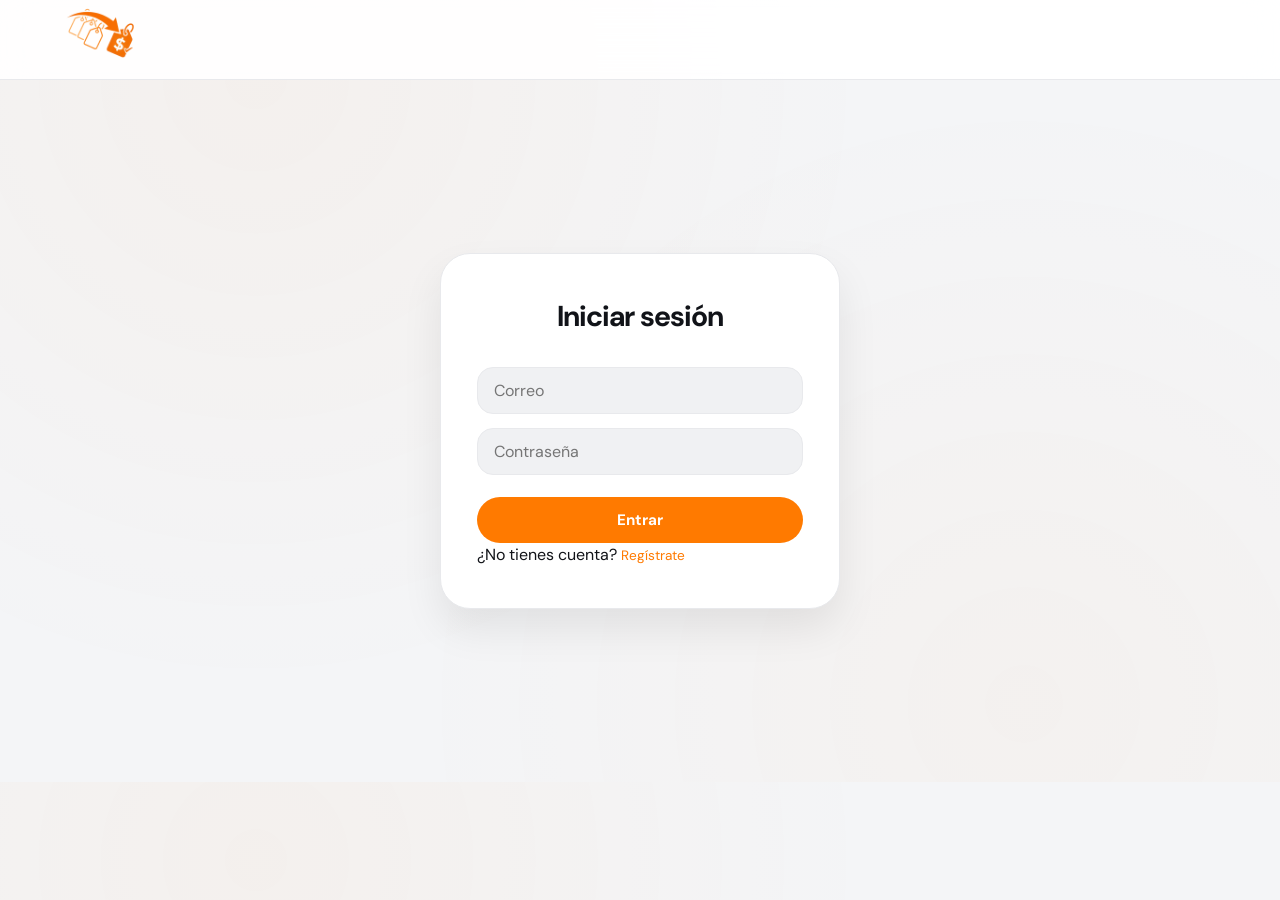
<file: frontend/login.html>
<!DOCTYPE html>
<html lang="es">
<head>
    <meta charset="UTF-8">
    <title>Login</title>
    <link rel="icon" href="imagenes/logo1.png">
    <link rel="stylesheet" href="styles.css">
</head>

<body>

<header>
    <div class="logo">
        <a href="index.html">
            <img src="imagenes/logo1.png" alt="logo">
        </a>
    </div>
</header>

<!-- login.html — versión corregida -->
<main class="auth-container">
    <div class="auth-card">
        <h2>Iniciar sesión</h2>
        <form id="loginForm">
            <input type="email" id="email" placeholder="Correo" required>
            <input type="password" id="password" placeholder="Contraseña" required>
            <button type="submit">Entrar</button>
        </form>
        <div id="mensajeLogin"></div>
        <p>¿No tienes cuenta? <a href="registrar.html">Regístrate</a></p>
    </div>
</main>

<!-- IMPORTANTE: agregar el script -->
<script src="login.js"></script>

</body>
</html>
</file>
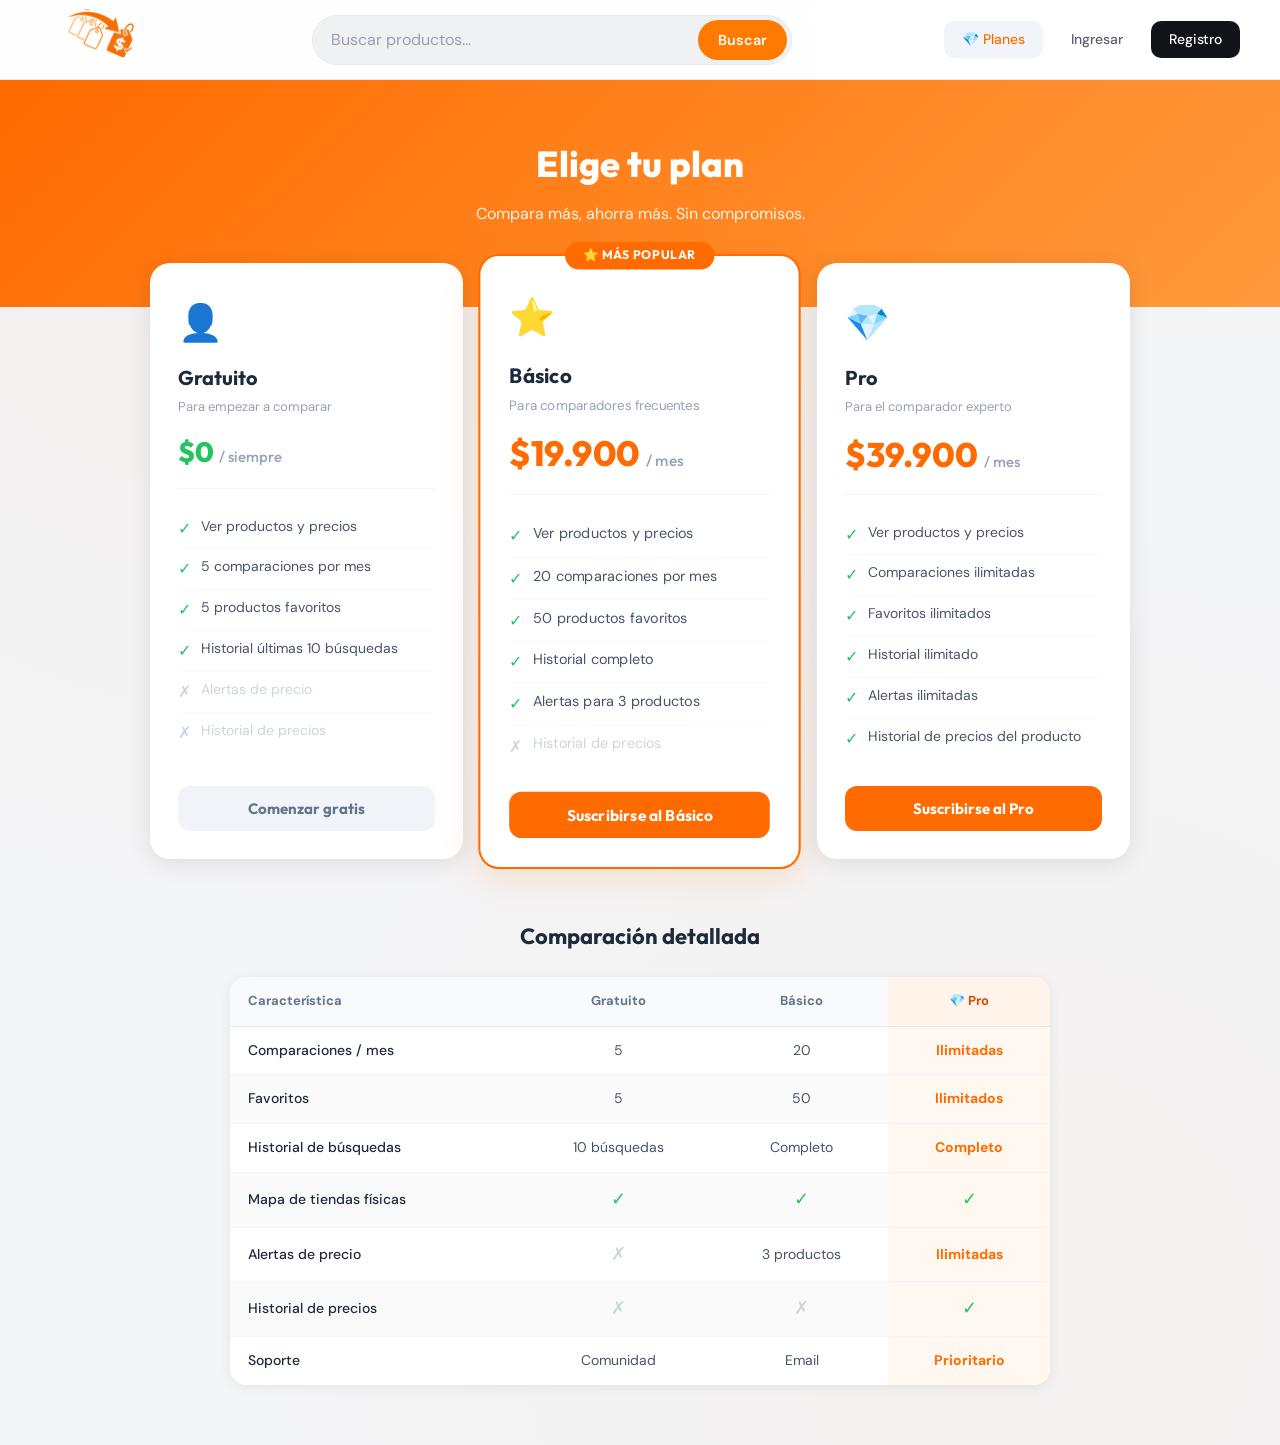
<file: frontend/planes.html>
<!DOCTYPE html>
<html lang="es">
<head>
    <meta charset="UTF-8">
    <meta name="viewport" content="width=device-width, initial-scale=1.0">
    <title>Planes - PriceCompare</title>
    <link rel="icon" href="imagenes/logo1.png">
    <link rel="stylesheet" href="styles.css">
    <link href="https://fonts.googleapis.com/css2?family=Outfit:wght@400;500;600;700;800&display=swap" rel="stylesheet">
    <style>
        * { box-sizing: border-box; }
 
        .planes-hero {
            background: linear-gradient(135deg, #ff6b00 0%, #ff9a3c 100%);
            padding: 56px 20px 80px;
            text-align: center;
            color: white;
        }
        .planes-hero h1 {
            font-family: 'Outfit', sans-serif;
            font-size: 36px; font-weight: 800;
            margin: 0 0 10px;
        }
        .planes-hero p {
            font-size: 16px; opacity: 0.9; margin: 0;
        }
 
        .planes-wrap {
            max-width: 1020px; margin: -44px auto 60px;
            padding: 0 20px;
            display: grid;
            grid-template-columns: repeat(3, 1fr);
            gap: 20px;
        }
 
        .plan-card {
            background: white; border-radius: 20px;
            box-shadow: 0 4px 24px rgba(0,0,0,0.10);
            padding: 32px 28px 28px;
            display: flex; flex-direction: column;
            position: relative; transition: transform 0.2s, box-shadow 0.2s;
        }
        .plan-card:hover { transform: translateY(-4px); box-shadow: 0 10px 36px rgba(0,0,0,0.14); }
 
        .plan-card.destacado {
            border: 2.5px solid #ff6b00;
            transform: scale(1.03);
            box-shadow: 0 8px 36px rgba(255,107,0,0.18);
        }
        .plan-card.destacado:hover { transform: scale(1.03) translateY(-4px); }
 
        .badge-popular {
            position: absolute; top: -14px; left: 50%; transform: translateX(-50%);
            background: #ff6b00; color: white; font-size: 12px; font-weight: 700;
            padding: 4px 18px; border-radius: 20px; white-space: nowrap;
            font-family: 'Outfit', sans-serif; letter-spacing: 0.5px;
        }
 
        .plan-icono { font-size: 36px; margin-bottom: 12px; }
 
        .plan-nombre {
            font-family: 'Outfit', sans-serif; font-size: 20px; font-weight: 700;
            color: #1e293b; margin: 0 0 4px;
        }
        .plan-desc { font-size: 13px; color: #94a3b8; margin: 0 0 20px; }
 
        .plan-precio {
            font-family: 'Outfit', sans-serif; font-size: 34px; font-weight: 800;
            color: #ff6b00; margin: 0 0 2px; line-height: 1;
        }
        .plan-precio span { font-size: 15px; font-weight: 500; color: #94a3b8; }
        .plan-precio-gratis { font-size: 28px; color: #22c55e; }
 
        .plan-divider {
            height: 1px; background: #f1f5f9; margin: 20px 0;
        }
 
        .plan-features { list-style: none; padding: 0; margin: 0 0 24px; flex: 1; }
        .plan-features li {
            display: flex; align-items: flex-start; gap: 10px;
            font-size: 14px; color: #475569; padding: 7px 0;
            border-bottom: 1px solid #f8fafc;
        }
        .plan-features li:last-child { border-bottom: none; }
        .feat-check { color: #22c55e; font-size: 16px; flex-shrink: 0; margin-top: 1px; }
        .feat-x     { color: #cbd5e1; font-size: 16px; flex-shrink: 0; margin-top: 1px; }
        .feat-text-off { color: #cbd5e1; }
 
        .btn-plan {
            width: 100%; padding: 13px; border: none; border-radius: 12px;
            font-size: 15px; font-weight: 700; cursor: pointer;
            font-family: 'Outfit', sans-serif; transition: all 0.2s;
        }
        .btn-plan-gratis {
            background: #f1f5f9; color: #64748b;
        }
        .btn-plan-gratis:hover { background: #e2e8f0; }
        .btn-plan-pago {
            background: #ff6b00; color: white;
        }
        .btn-plan-pago:hover { background: #e96d00; }
        .btn-plan-activo {
            background: #dcfce7; color: #16a34a; cursor: default;
        }
        .btn-plan-pago:disabled { background: #ffd4b3; cursor: wait; }
 
        /* Tabla comparativa */
        .comparativa-wrap {
            max-width: 860px; margin: 0 auto 60px; padding: 0 20px;
        }
        .comparativa-wrap h2 {
            font-family: 'Outfit', sans-serif; font-size: 22px; font-weight: 700;
            color: #1e293b; text-align: center; margin-bottom: 24px;
        }
        .tabla-comp {
            width: 100%; border-collapse: collapse;
            background: white; border-radius: 16px; overflow: hidden;
            box-shadow: 0 2px 12px rgba(0,0,0,0.07);
        }
        .tabla-comp th {
            background: #f8fafc; padding: 14px 18px; font-size: 13px;
            color: #64748b; text-align: center; border-bottom: 1px solid #e2e8f0;
        }
        .tabla-comp th:first-child { text-align: left; }
        .tabla-comp td {
            padding: 13px 18px; font-size: 14px; color: #475569;
            border-bottom: 1px solid #f1f5f9; text-align: center;
        }
        .tabla-comp td:first-child { text-align: left; font-weight: 500; color: #1e293b; }
        .tabla-comp tr:last-child td { border-bottom: none; }
        .tabla-comp tr:nth-child(even) td { background: #fafafa; }
        .check-verde { color: #22c55e; font-size: 18px; }
        .check-gris  { color: #cbd5e1; font-size: 18px; }
        .col-pro { background: #fff8f0 !important; }
 
        @media (max-width: 700px) {
            .planes-wrap { grid-template-columns: 1fr; }
            .plan-card.destacado { transform: scale(1); }
            .tabla-comp { font-size: 12px; }
            .tabla-comp td, .tabla-comp th { padding: 10px 10px; }
        }
    </style>
</head>
<body>
<header>
    <div class="logo">
        <a href="index.html"><img src="imagenes/logo1.png" alt="logo"></a>
    </div>
    <form class="buscador" action="busquedaProducto.html" method="GET">
        <input type="search" name="q" placeholder="Buscar productos..." required>
        <button type="submit">Buscar</button>
    </form>
    <div class="auth-buttons"></div>
</header>
 
<!-- HERO -->
<div class="planes-hero">
    <h1>Elige tu plan</h1>
    <p>Compara más, ahorra más. Sin compromisos.</p>
</div>
 
<!-- TARJETAS DE PLANES -->
<div class="planes-wrap">
 
    <!-- GRATUITO -->
    <div class="plan-card">
        <div class="plan-icono">👤</div>
        <div class="plan-nombre">Gratuito</div>
        <div class="plan-desc">Para empezar a comparar</div>
        <div class="plan-precio plan-precio-gratis">$0 <span>/ siempre</span></div>
        <div class="plan-divider"></div>
        <ul class="plan-features">
            <li><span class="feat-check">✓</span> Ver productos y precios</li>
            <li><span class="feat-check">✓</span> 5 comparaciones por mes</li>
            <li><span class="feat-check">✓</span> 5 productos favoritos</li>
            <li><span class="feat-check">✓</span> Historial últimas 10 búsquedas</li>
            <li><span class="feat-x">✗</span> <span class="feat-text-off">Alertas de precio</span></li>
            <li><span class="feat-x">✗</span> <span class="feat-text-off">Historial de precios</span></li>
        </ul>
        <button class="btn-plan btn-plan-gratis" id="btn-gratis" onclick="manejarGratis()">
            Comenzar gratis
        </button>
    </div>
 
    <!-- BÁSICO (destacado) -->
    <div class="plan-card destacado">
        <div class="badge-popular">⭐ MÁS POPULAR</div>
        <div class="plan-icono">⭐</div>
        <div class="plan-nombre">Básico</div>
        <div class="plan-desc">Para comparadores frecuentes</div>
        <div class="plan-precio">$19.900 <span>/ mes</span></div>
        <div class="plan-divider"></div>
        <ul class="plan-features">
            <li><span class="feat-check">✓</span> Ver productos y precios</li>
            <li><span class="feat-check">✓</span> 20 comparaciones por mes</li>
            <li><span class="feat-check">✓</span> 50 productos favoritos</li>
            <li><span class="feat-check">✓</span> Historial completo</li>
            <li><span class="feat-check">✓</span> Alertas para 3 productos</li>
            <li><span class="feat-x">✗</span> <span class="feat-text-off">Historial de precios</span></li>
        </ul>
        <button class="btn-plan btn-plan-pago" id="btn-basico"
                onclick="solicitarPlan('basico', this)">
            Suscribirse al Básico
        </button>
    </div>
 
    <!-- PRO -->
    <div class="plan-card">
        <div class="plan-icono">💎</div>
        <div class="plan-nombre">Pro</div>
        <div class="plan-desc">Para el comparador experto</div>
        <div class="plan-precio">$39.900 <span>/ mes</span></div>
        <div class="plan-divider"></div>
        <ul class="plan-features">
            <li><span class="feat-check">✓</span> Ver productos y precios</li>
            <li><span class="feat-check">✓</span> Comparaciones ilimitadas</li>
            <li><span class="feat-check">✓</span> Favoritos ilimitados</li>
            <li><span class="feat-check">✓</span> Historial ilimitado</li>
            <li><span class="feat-check">✓</span> Alertas ilimitadas</li>
            <li><span class="feat-check">✓</span> Historial de precios del producto</li>
        </ul>
        <button class="btn-plan btn-plan-pago" id="btn-pro"
                onclick="solicitarPlan('pro', this)">
            Suscribirse al Pro
        </button>
    </div>
</div>
 
<!-- TABLA COMPARATIVA -->
<div class="comparativa-wrap">
    <h2>Comparación detallada</h2>
    <table class="tabla-comp">
        <thead>
            <tr>
                <th>Característica</th>
                <th>Gratuito</th>
                <th>Básico</th>
                <th style="background:#fff3ea; color:#cc4e00;">💎 Pro</th>
            </tr>
        </thead>
        <tbody>
            <tr>
                <td>Comparaciones / mes</td>
                <td>5</td>
                <td>20</td>
                <td class="col-pro" style="font-weight:700; color:#ff6b00;">Ilimitadas</td>
            </tr>
            <tr>
                <td>Favoritos</td>
                <td>5</td>
                <td>50</td>
                <td class="col-pro" style="font-weight:700; color:#ff6b00;">Ilimitados</td>
            </tr>
            <tr>
                <td>Historial de búsquedas</td>
                <td>10 búsquedas</td>
                <td>Completo</td>
                <td class="col-pro" style="font-weight:700; color:#ff6b00;">Completo</td>
            </tr>
            <tr>
                <td>Mapa de tiendas físicas</td>
                <td><span class="check-verde">✓</span></td>
                <td><span class="check-verde">✓</span></td>
                <td class="col-pro"><span class="check-verde">✓</span></td>
            </tr>
            <tr>
                <td>Alertas de precio</td>
                <td><span class="check-gris">✗</span></td>
                <td>3 productos</td>
                <td class="col-pro" style="font-weight:700; color:#ff6b00;">Ilimitadas</td>
            </tr>
            <tr>
                <td>Historial de precios</td>
                <td><span class="check-gris">✗</span></td>
                <td><span class="check-gris">✗</span></td>
                <td class="col-pro"><span class="check-verde">✓</span></td>
            </tr>
            <tr>
                <td>Soporte</td>
                <td>Comunidad</td>
                <td>Email</td>
                <td class="col-pro" style="font-weight:700; color:#ff6b00;">Prioritario</td>
            </tr>
        </tbody>
    </table>
</div>
 
<script src="script.js"></script>
<script>
function getUsuario() { return obtenerUsuarioActual(); }
 
// Actualizar botones según el plan actual del usuario
function actualizarBotonesPlan() {
    const u = JSON.parse(localStorage.getItem("usuario") || "null");
    
    const btnGratis = document.getElementById("btn-gratis");
    const btnBasico = document.getElementById("btn-basico");
    const btnPro = document.getElementById("btn-pro");

    // Resetear todos los botones primero
    btnGratis.textContent = "Comenzar gratis";
    btnGratis.className = "btn-plan btn-plan-gratis";
    btnGratis.disabled = false;

    btnBasico.textContent = "Suscribirse al Básico";
    btnBasico.className = "btn-plan btn-plan-pago";
    btnBasico.disabled = false;

    btnPro.textContent = "Suscribirse al Pro";
    btnPro.className = "btn-plan btn-plan-pago";
    btnPro.disabled = false;

    if (!u) return;

    const rol = u.rol;

    if (rol === "usuario") {
        btnGratis.textContent = "✓ Plan actual";
        btnGratis.className = "btn-plan btn-plan-activo";
    } else if (rol === "basico") {
        btnBasico.textContent = "✓ Plan actual";
        btnBasico.className = "btn-plan btn-plan-activo";
        btnGratis.textContent = "Cambiar a Gratuito";
    } else if (rol === "pro") {
        btnPro.textContent = "✓ Plan actual";
        btnPro.className = "btn-plan btn-plan-activo";
        btnGratis.textContent = "Cambiar a Gratuito";
        btnBasico.textContent = "Cambiar a Básico";
    }
}
 
function irLogin() {
    const u = obtenerUsuarioActual();
    if (u) {
        mostrarToast("Ya tienes una cuenta activa", "info");
    } else {
        window.location.href = "/registrar.html";
    }
}
 
async function solicitarPlan(plan, btn) {
    const usuarioActual = obtenerUsuarioActual();
    if (!usuarioActual) {
        mostrarToast("Inicia sesión para suscribirte", "error");
        setTimeout(() => window.location.href = "/login.html", 1500);
        return;
    }
 
    // DESPUÉS
    const rolActual = JSON.parse(localStorage.getItem("usuario") || "{}").rol;
    if (rolActual === plan) {
        mostrarToast("Ya tienes este plan activo", "info");
        return;
    }
 
    const nombres = { basico: "Básico", pro: "Pro", usuario: "Gratuito" };
    const textoOriginal = btn.textContent;
    btn.disabled = true;
    btn.textContent = "Enviando...";
 
    try {
        const res = await fetch("/api/plan/solicitar", {
            method: "POST",
            headers: { "Content-Type": "application/json" },
            body: JSON.stringify({
                usuario_id: parseInt(usuarioActual.id),
                plan: plan
            })
        });
 
        const data = await res.json();
 
        if (!res.ok) {
            mostrarToast(data.detail || "Error al procesar solicitud", "error");
            btn.disabled = false;
            btn.textContent = textoOriginal;
            return;
        }

        // Actualizar token y usuario en localStorage
        localStorage.setItem("token", data.token);
        localStorage.setItem("usuario", JSON.stringify(data.usuario));

        // Actualizar botones
        actualizarBotonesPlan();

        // Actualizar botón clickeado
        btn.textContent = "✓ " + nombres[plan] + " activado";
        btn.className = "btn-plan btn-plan-activo";
        btn.disabled = false;

        // Mostrar modal
        mostrarModalConfirmacion(nombres[plan]);

    } catch(err) {
        mostrarToast("Error de conexión. Intenta de nuevo.", "error");
        btn.disabled = false;
        btn.textContent = textoOriginal;
    }
}
 
function mostrarModalConfirmacion(nombrePlan) {
    const modal = document.createElement("div");
    modal.style.cssText = `
        position:fixed; inset:0; background:rgba(0,0,0,0.5);
        display:flex; align-items:center; justify-content:center;
        z-index:9999; padding:20px;
    `;
    // Reemplaza el innerHTML del modal por esto:
    modal.innerHTML = `
        <div style="background:white; border-radius:20px; padding:36px;
                    max-width:420px; width:100%; text-align:center;
                    box-shadow:0 20px 60px rgba(0,0,0,0.2);">
            <div style="font-size:56px; margin-bottom:16px;">🎉</div>
            <h3 style="font-family:'Outfit',sans-serif; font-size:22px;
                       font-weight:700; color:#1e293b; margin:0 0 10px;">
                ¡Plan ${nombrePlan} activado!
            </h3>
            <p style="color:#64748b; font-size:14px; line-height:1.6; margin:0 0 24px;">
                Tu plan ya está activo. Enviamos el comprobante a tu correo.
            </p>
            <button onclick="this.closest('div').parentElement.remove()"
                style="background:#ff6b00; color:white; border:none; padding:12px 32px;
                       border-radius:10px; font-size:15px; font-weight:700;
                       cursor:pointer; font-family:'Outfit',sans-serif;">
                ¡Perfecto!
            </button>
        </div>
    `;
    modal.addEventListener("click", e => { if (e.target === modal) modal.remove(); });
    document.body.appendChild(modal);
}

async function refrescarUsuarioActual() {
    const usuarioGuardado = JSON.parse(localStorage.getItem("usuario") || "null");
    if (!usuarioGuardado || !usuarioGuardado.id) return null;
    
    try {
        // ✅ Cambiado: agregar "/api/" antes de la ruta
        const response = await fetch(`/api/usuarios/${usuarioGuardado.id}`);
        
        if (response.status === 404) {
            localStorage.removeItem("usuario");
            localStorage.removeItem("token");
            return null;
        }
        
        if (!response.ok) {
            console.warn(`Error ${response.status} al refrescar usuario`);
            return null;
        }
        
        const usuarioActualizado = await response.json();
        localStorage.setItem("usuario", JSON.stringify(usuarioActualizado));
        return usuarioActualizado;
    } catch (error) {
        console.error("Error de conexión al refrescar usuario:", error);
        return null;
    }
}
 
document.addEventListener("DOMContentLoaded", async () => {   // ✅ async añadido
    await refrescarUsuarioActual();
    actualizarHeader();
    actualizarBotonesPlan();
});

function manejarGratis() {
    const u = JSON.parse(localStorage.getItem("usuario") || "null");
    if (!u) {
        window.location.href = "/registrar.html";
    } else if (u.rol === "usuario") {
        mostrarToast("Ya tienes el plan gratuito", "info");
    } else {
        solicitarPlan("usuario", document.getElementById("btn-gratis"));   // ← cambiar a "usuario"
    }
}
</script>
</body>
</html>
</file>
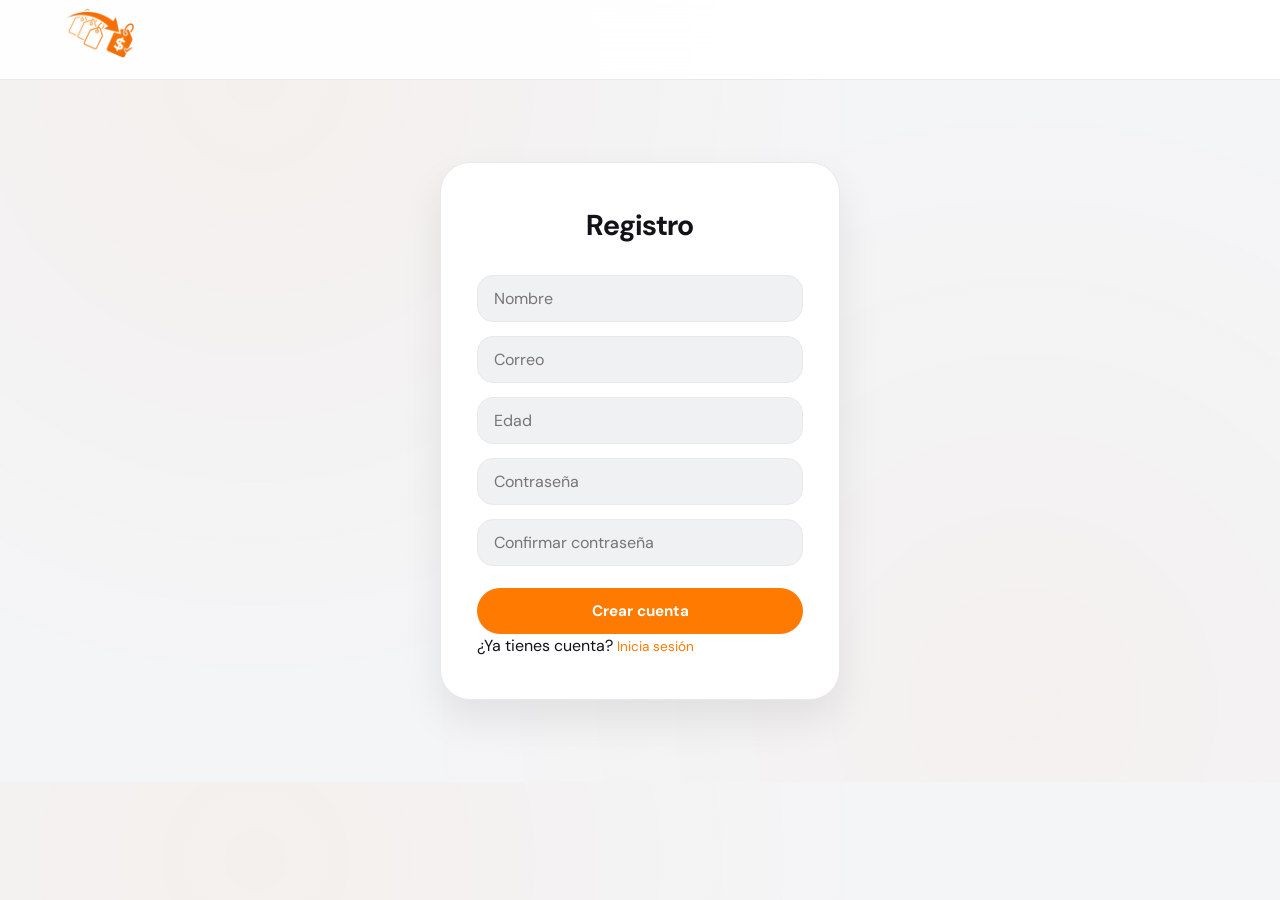
<file: frontend/registrar.html>
<!DOCTYPE html>
<html lang="es">
<head>
    <meta charset="UTF-8">
    <title>Registro</title>
    <link rel="icon" href="imagenes/logo1.png">
    <link rel="stylesheet" href="styles.css">
</head>

<body>

<header>
    <div class="logo">
        <a href="index.html">
            <img src="imagenes/logo1.png" alt="logo">
        </a>
    </div>
</header>

<main class="auth-container">

    <div class="auth-card">

        <h2>Registro</h2>

        <!-- Agregamos ID a los inputs para poder identificarlos -->
        <form id="registerForm">
            <input type="text" id="nombre" placeholder="Nombre" required>
            <input type="email" id="email" placeholder="Correo" required>
            <input type="number" id="edad" placeholder="Edad" min="1" max="120" required>
            <input type="password" id="password" placeholder="Contraseña" required>
            
            <!-- Agregamos un campo para confirmar contraseña (opcional pero recomendado) -->
            <input type="password" id="confirmPassword" placeholder="Confirmar contraseña" required>

            <button type="submit">Crear cuenta</button>
        </form>

        <!-- Contenedor para mostrar mensajes de error o éxito -->
        <div id="mensajeRegistro" style="margin-top: 15px; display: none;"></div>

        <p>
            ¿Ya tienes cuenta?
            <a href="login.html">Inicia sesión</a>
        </p>

    </div>

</main>

<!-- Agregamos script específico para registro -->
<script src="registro.js"></script>

</body>
</html>
</file>
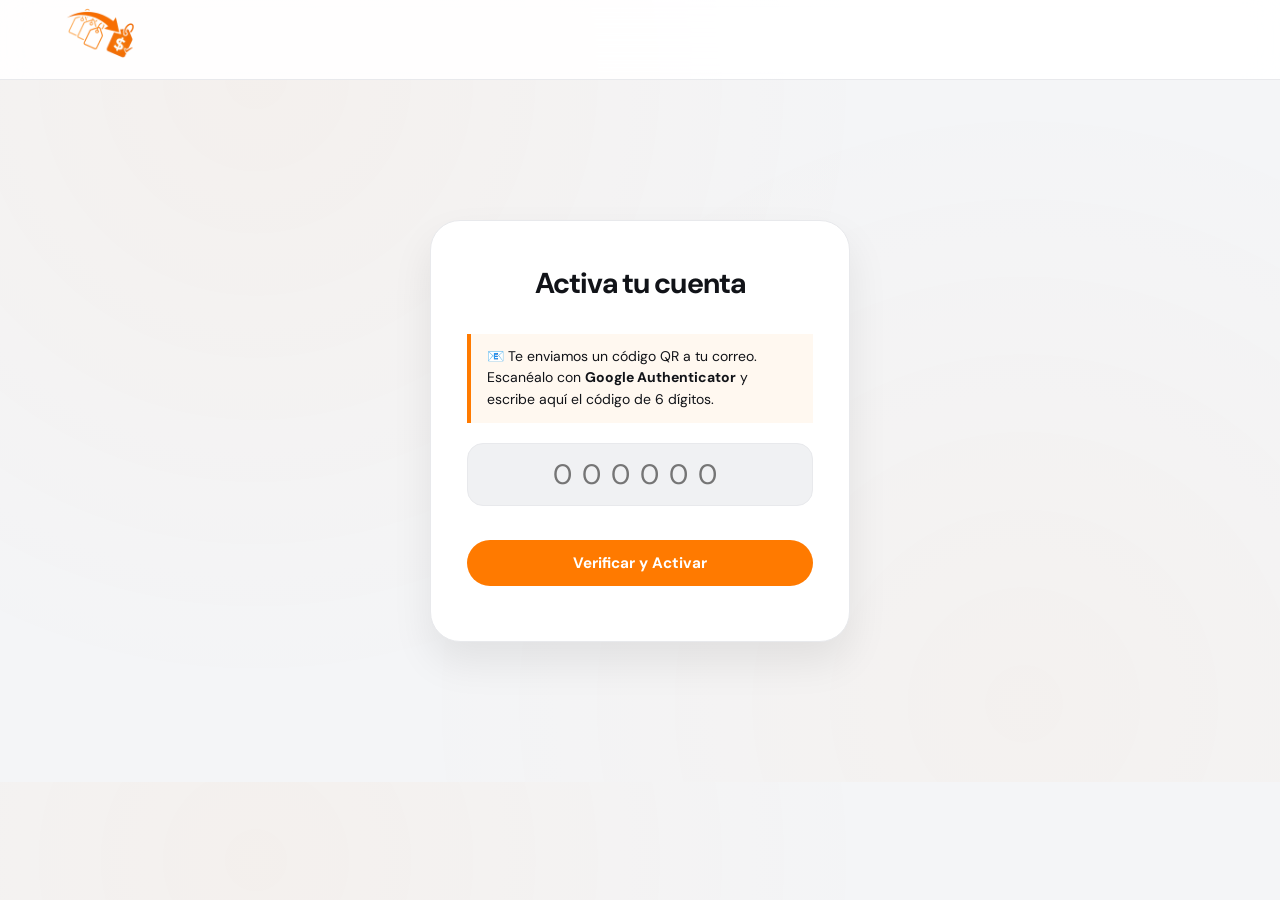
<file: frontend/verificar-cuenta.html>
<!DOCTYPE html>
<html lang="es">
<head>
    <meta charset="UTF-8">
    <title>Verificar Google Authenticator - PriceCompare</title>
    <link rel="stylesheet" href="styles.css">
    <link rel="icon" href="imagenes/logo1.png">
    <style>
        .verify-card {
            max-width: 420px;
            margin: 0 auto;
        }
        .codigo-input {
            text-align: center;
            font-size: 28px;
            letter-spacing: 10px;
            width: 100%;
            padding: 12px;
            border: 2px solid #ddd;
            border-radius: 8px;
            box-sizing: border-box;
        }
        .info {
            background: #fff8f0;
            border-left: 4px solid #ff7a00;
            padding: 12px 16px;
            margin: 20px 0;
            font-size: 14px;
        }
    </style>
</head>
<body>
<header>
    <div class="logo">
        <a href="index.html"><img src="imagenes/logo1.png" alt="logo"></a>
    </div>
</header>

<main class="auth-container">
    <div class="auth-card verify-card">
        <h2 style="text-align:center;">Activa tu cuenta</h2>
        <div class="info">
            📧 Te enviamos un código QR a tu correo.<br>
            Escanéalo con <strong>Google Authenticator</strong> y escribe aquí el código de 6 dígitos.
        </div>
        <input type="text" id="codigoTotp" class="codigo-input" placeholder="000000" maxlength="6" inputmode="numeric">
        <button id="btnVerificar" style="width:100%; margin-top:20px;">Verificar y Activar</button>
        <div id="mensaje" style="margin-top:15px;"></div>
    </div>
</main>
<script src="verificar-cuenta.js"></script>
</body>
</html>
</file>
<file: frontend/styles.css>
/* ================================================================
   PRICECOMPARE — REDISEÑO MINIMALISTA (estilo Apple/Stripe)
   ================================================================ */
 
@import url('https://fonts.googleapis.com/css2?family=DM+Sans:wght@300;400;500;600;700&family=DM+Mono:wght@400;500&display=swap');
 
/* -----------------------------------------------------------------
   1. TOKENS DE DISEÑO
   ----------------------------------------------------------------- */
:root {
    /* Fondo: gris piedra muy suave, casi blanco */
    --bg-page:      #f4f5f7;
    --bg-surface:   #ffffff;
    --bg-subtle:    #f0f1f3;
 
    /* Bordes ultra finos */
    --border-light:  #e8e9ec;
    --border-medium: #d8dade;
 
    /* Naranja — único acento de color */
    --accent:        #ff7a00;
    --accent-dark:   #e06b00;
    --accent-soft:   #fff3e8;
 
    /* Texto */
    --text-main:      #111318;
    --text-secondary: #5a6070;
    --text-muted:     #9aa0ae;
 
    /* Sombras (muy sutiles, no dramáticas) */
    --shadow-xs:  0 1px 2px rgba(0,0,0,0.04);
    --shadow-sm:  0 2px 6px rgba(0,0,0,0.05);
    --shadow-md:  0 8px 24px rgba(0,0,0,0.07);
    --shadow-lg:  0 20px 40px rgba(0,0,0,0.08);
    --shadow-card-hover: 0 12px 32px rgba(0,0,0,0.10);
 
    /* Tipografía */
    --font-base: 'DM Sans', -apple-system, sans-serif;
    --font-mono: 'DM Mono', monospace;
 
    /* Layout */
    --container-max: 1280px;
    --radius-sm:  10px;
    --radius-md:  16px;
    --radius-lg:  22px;
    --radius-xl:  30px;
 
    /* Transiciones */
    --t-fast: 0.14s cubic-bezier(0.4,0,0.2,1);
    --t-base: 0.22s cubic-bezier(0.2,0,0,1);
}
 
/* -----------------------------------------------------------------
   2. RESET BASE
   ----------------------------------------------------------------- */
*, *::before, *::after { margin:0; padding:0; box-sizing:border-box; }
html { scroll-behavior: smooth; }
 
body {
    font-family: var(--font-base);
    color: var(--text-main);
    line-height: 1.55;
    /* Fondo: liso gris suave — sin imágenes que compitan con los productos */
    background-color: var(--bg-page);
    background-image:
        radial-gradient(circle at 20% 10%, rgba(255,122,0,0.04) 0%, transparent 50%),
        radial-gradient(circle at 80% 90%, rgba(255,122,0,0.03) 0%, transparent 50%);
    -webkit-font-smoothing: antialiased;
}
 
img  { max-width:100%; height:auto; display:block; }
a    { text-decoration:none; color:inherit; }
button, input, select, textarea { font-family:inherit; font-size:inherit; }
 
/* -----------------------------------------------------------------
   3. HEADER
   ----------------------------------------------------------------- */
header {
    background: rgba(255,255,255,0.92);
    backdrop-filter: blur(16px);
    -webkit-backdrop-filter: blur(16px);
    border-bottom: 1px solid var(--border-light);
    padding: 0 40px;
    height: 80px;
    display: flex;
    align-items: center;
    justify-content: space-between;
    gap: 24px;
    position: sticky;
    top: 0;
    z-index: 50;
}
 
.logo img {
    height: 120px;
    width: auto;
    max-width: 150px;
    object-fit: contain;
    transition: opacity var(--t-fast);
}
.logo img:hover { opacity: 0.8; }
 
/* Buscador */
.buscador {
    display: flex;
    width: 100%;
    max-width: 480px;
    position: relative;
}
 
.buscador input {
    width: 100%;
    height: 50px;
    padding: 0 112px 0 18px;
    border-radius: 40px;
    border: 1.5px solid var(--border-light);
    background: var(--bg-subtle);
    font-size: 1rem;
    color: var(--text-main);
    outline: none;
    transition: border-color var(--t-fast), background var(--t-fast), box-shadow var(--t-fast);
}
.buscador input::placeholder { color: var(--text-muted); }
.buscador input:focus {
    border-color: var(--accent);
    background: #fff;
    box-shadow: 0 0 0 3px rgba(255,122,0,0.12);
}
 
.buscador button {
    position: absolute;
    right: 5px;
    top: 50%;
    transform: translateY(-50%);
    height: 40px;
    padding: 0 20px;
    border-radius: 40px;
    background: var(--accent);
    color: #fff;
    border: none;
    font-weight: 600;
    font-size: 0.9rem;
    cursor: pointer;
    white-space: nowrap;
    transition: background var(--t-fast), transform var(--t-fast);
}
.buscador button:hover {
    background: var(--accent-dark);
    transform: translateY(-50%) scale(1.02);
}
 
/* Auth */
.auth-buttons { display:flex; align-items:center; gap:10px; }
 
.btn-auth {
    font-size: 0.875rem;
    font-weight: 500;
    padding: 8px 18px;
    border-radius: var(--radius-sm);
    transition: all var(--t-fast);
    white-space: nowrap;
}
.btn-auth[href*="login"] { color: var(--text-secondary); }
.btn-auth[href*="login"]:hover { background: var(--bg-subtle); color: var(--text-main); }
.btn-auth[href*="registrar"] {
    background: var(--text-main);
    color: #fff;
    letter-spacing: -0.01em;
}
.btn-auth[href*="registrar"]:hover { background: #1c2030; transform: translateY(-1px); }
 
/* -----------------------------------------------------------------
   4. NAVEGACIÓN CATEGORÍAS
   ----------------------------------------------------------------- */
nav {
    background: #fff;
    border-bottom: 1px solid var(--border-light);
    display: flex;
    justify-content: center;
    padding: 18px 24px;
}
 
nav ul {
    display: flex;
    gap: 8px;
    flex-wrap: wrap;
    list-style: none;
    align-items: center;
    justify-content: center;
}
 
nav li a {
    display: inline-block;
    background: var(--bg-subtle);
    color: var(--text-secondary);
    padding: 9px 22px;
    border-radius: 40px;
    font-size: 0.975rem;
    font-weight: 500;
    border: 1.5px solid transparent;
    transition: all var(--t-fast);
}
nav li a:hover,
nav li a.activo {
    background: var(--accent-soft);
    color: var(--accent-dark);
    border-color: rgba(255,122,0,0.25);
}
 
/* -----------------------------------------------------------------
   5. MAIN
   ----------------------------------------------------------------- */
main {
    max-width: var(--container-max);
    margin: 36px auto;
    padding: 0 40px;
    min-height: calc(100vh - 200px);
}
 
.resultado-busqueda {
    display: flex;
    flex-direction: column;
    gap: 32px;
}
 
/* Encabezado de búsqueda */
.encabezado-busqueda {
    display: flex;
    justify-content: space-between;
    align-items: center;
    padding-bottom: 16px;
    border-bottom: 1px solid var(--border-light);
    flex-wrap: wrap;
    gap: 12px;
}
 
.info-busqueda h2 {
    font-size: 1.6rem;
    font-weight: 700;
    letter-spacing: -0.03em;
    color: var(--text-main);
}
 
.info-busqueda span {
    font-size: 0.82rem;
    color: var(--text-muted);
    margin-left: 10px;
    font-variant-numeric: tabular-nums;
}
 
.btn-filtros {
    background: var(--bg-surface);
    border: 1.5px solid var(--border-light);
    border-radius: 40px;
    padding: 8px 20px;
    font-size: 0.85rem;
    font-weight: 500;
    color: var(--text-secondary);
    cursor: pointer;
    transition: all var(--t-fast);
    display: flex;
    align-items: center;
    gap: 6px;
}
.btn-filtros:hover {
    border-color: var(--accent);
    color: var(--accent-dark);
    background: var(--accent-soft);
}
 
/* -----------------------------------------------------------------
   6. GRID DE PRODUCTOS
   ----------------------------------------------------------------- */
.lista-productos {
    display: grid;
    grid-template-columns: repeat(auto-fill, minmax(290px, 1fr));
    gap: 24px;
}
 
/* Tarjeta */
.producto-busqueda,
.producto-card,
.producto {
    background: var(--bg-surface);
    border-radius: var(--radius-lg);
    border: 1px solid var(--border-light);
    overflow: hidden;
    display: flex;
    flex-direction: column;
    transition: transform var(--t-base), box-shadow var(--t-base), border-color var(--t-base);
    box-shadow: var(--shadow-xs);
}
 
.producto-busqueda:hover,
.producto-card:hover,
.producto:hover {
    transform: translateY(-5px);
    box-shadow: var(--shadow-card-hover);
    border-color: var(--border-medium);
}
 
/* Zona imagen */
.producto-busqueda img,
.producto-card img,
.producto img {
    width: 100%;
    height: 220px;
    object-fit: contain;
    background: transparent !important;
    padding: 24px;
    transition: transform var(--t-base);
}
.producto-busqueda:hover img,
.producto-card:hover img,
.producto:hover img {
    transform: scale(1.04);
}
 
/* Info */
.info-producto-busqueda,
.producto-card .info,
.producto .info {
    padding: 20px 22px 24px;
    display: flex;
    flex-direction: column;
    gap: 8px;
    flex: 1;
    border-top: 1px solid var(--border-light);
}
 
/* Nombre */
.info-producto-busqueda h3,
.producto-card h3,
.producto h3 {
    font-size: 1rem;
    font-weight: 600;
    line-height: 1.45;
    color: var(--text-main);
    letter-spacing: -0.01em;
    /* Limita a 2 líneas */
    display: -webkit-box;
    -webkit-line-clamp: 2;
    -webkit-box-orient: vertical;
    overflow: hidden;
}
 
/* Tienda/fuente */
.producto-busqueda .tienda-nombre,
.producto .tienda-nombre,
p.tienda {
    font-size: 0.78rem;
    color: var(--text-muted);
    font-weight: 500;
    text-transform: uppercase;
    letter-spacing: 0.05em;
    font-family: var(--font-mono);
}
 
/* Precio */
.precio {
    font-size: 1.55rem;
    font-weight: 700;
    color: var(--accent);
    letter-spacing: -0.02em;
    line-height: 1;
    margin: 4px 0 2px;
}
.precio small {
    font-size: 0.78rem;
    font-weight: 400;
    color: var(--text-muted);
}
 
/* Botón ver producto */
.info-producto-busqueda a,
.producto-card a,
.producto a,
.btn-comprar {
    background: var(--accent);
    color: #fff;
    text-align: center;
    padding: 11px 18px;
    border-radius: 40px;
    font-weight: 600;
    font-size: 0.875rem;
    margin-top: auto;
    border: none;
    cursor: pointer;
    transition: background var(--t-fast), transform var(--t-fast);
    display: block;
}
.info-producto-busqueda a:hover,
.producto-card a:hover,
.producto a:hover,
.btn-comprar:hover {
    background: var(--accent-dark);
    transform: translateY(-1px);
}
 
/* -----------------------------------------------------------------
   7. PAGINACIÓN
   ----------------------------------------------------------------- */
.paginacion {
    display: flex;
    justify-content: center;
    gap: 6px;
    margin-top: 40px;
    flex-wrap: wrap;
}
 
.paginacion button,
.paginacion .page-btn {
    background: var(--bg-surface);
    border: 1.5px solid var(--border-light);
    border-radius: 40px;
    padding: 7px 14px;
    font-weight: 500;
    font-size: 0.85rem;
    cursor: pointer;
    transition: all var(--t-fast);
    color: var(--text-secondary);
    min-width: 38px;
}
.paginacion button:hover,
.paginacion .page-btn:hover {
    border-color: var(--accent);
    color: var(--accent-dark);
    background: var(--accent-soft);
}
.pagina-activa,
.paginacion .active {
    background: var(--accent) !important;
    border-color: var(--accent) !important;
    color: #fff !important;
}
 
/* -----------------------------------------------------------------
   8. PANEL FILTROS
   ----------------------------------------------------------------- */
.panel-filtros {
    position: fixed;
    top: 0; right: -400px;
    width: 360px;
    height: 100vh;
    background: var(--bg-surface);
    box-shadow: -4px 0 40px rgba(0,0,0,0.08);
    padding: 28px;
    transition: right var(--t-base);
    z-index: 1000;
    overflow-y: auto;
    border-left: 1px solid var(--border-light);
}
.panel-filtros.activo { right: 0; }
 
.overlay {
    position: fixed; inset: 0;
    background: rgba(0,0,0,0.2);
    backdrop-filter: blur(4px);
    opacity: 0; visibility: hidden;
    transition: opacity 0.2s;
    z-index: 900;
}
.overlay.activo { opacity:1; visibility:visible; }
 
.filtros-header {
    display: flex;
    justify-content: space-between;
    align-items: center;
    padding-bottom: 20px;
    border-bottom: 1px solid var(--border-light);
    margin-bottom: 28px;
}
.filtros-header h3 { font-size: 1.2rem; font-weight: 700; }
.filtros-header button { background:none; border:none; font-size:1.4rem; cursor:pointer; color:var(--text-muted); }
 
.filtro { margin-bottom: 28px; }
.filtro h4 { font-size: 0.82rem; font-weight: 700; text-transform: uppercase; letter-spacing: 0.06em; color: var(--text-muted); margin-bottom: 14px; }
.filtro label { display:flex; align-items:center; gap:10px; margin-bottom:10px; font-size:0.875rem; color:var(--text-secondary); cursor:pointer; }
 
.precio-inputs { display:flex; gap:8px; align-items:center; }
.precio-inputs input { width:100px; padding:8px 12px; border-radius:var(--radius-sm); border:1.5px solid var(--border-light); background:var(--bg-subtle); font-size:0.875rem; }
 
.aplicar-filtros {
    width:100%; background:var(--accent); border:none;
    border-radius:40px; padding:12px; color:#fff;
    font-weight:700; cursor:pointer; transition:background var(--t-fast); font-size:0.9rem;
}
.aplicar-filtros:hover { background:var(--accent-dark); }
 
/* -----------------------------------------------------------------
   9. AUTENTICACIÓN
   ----------------------------------------------------------------- */
.auth-container { display:flex; justify-content:center; align-items:center; min-height:70vh; padding:40px 20px; }
.auth-card {
    background: var(--bg-surface);
    border-radius: var(--radius-xl);
    box-shadow: var(--shadow-lg);
    padding: 40px 36px;
    width: 100%; max-width: 400px;
    border: 1px solid var(--border-light);
}
.auth-card h2 { font-size: 1.8rem; font-weight: 700; margin-bottom: 28px; text-align: center; letter-spacing: -0.03em; }
.auth-card input {
    width:100%; padding:12px 16px; margin-bottom:14px;
    border: 1.5px solid var(--border-light); border-radius: var(--radius-md);
    background: var(--bg-subtle); transition: all var(--t-fast);
}
.auth-card input:focus { outline:none; border-color:var(--accent); background:#fff; box-shadow: 0 0 0 3px rgba(255,122,0,0.1); }
.auth-card button {
    width:100%; background:var(--accent); border:none;
    border-radius:40px; padding:13px; color:#fff; font-weight:700; cursor:pointer; margin-top:8px; font-size:0.95rem;
}
.auth-card a { color:var(--accent); font-size:0.85rem; }
 
/* -----------------------------------------------------------------
   10. ESTADOS
   ----------------------------------------------------------------- */
#sin-resultados {
    text-align:center; padding:72px 20px;
    background: var(--bg-surface);
    border-radius: var(--radius-xl);
    color: var(--text-secondary);
    font-size: 1rem;
    border: 1.5px dashed var(--border-medium);
}
 
.oferta {
    border-left: 3px solid var(--accent);
}
 
/* -----------------------------------------------------------------
   11. FOOTER
   ----------------------------------------------------------------- */
footer {
    background: var(--bg-surface);
    border-top: 1px solid var(--border-light);
    padding: 28px 40px;
    text-align: center;
    margin-top: 60px;
}
footer p { color: var(--text-muted); font-size: 0.8rem; }
 
/* -----------------------------------------------------------------
   12. RESPONSIVE
   ----------------------------------------------------------------- */
@media (max-width: 768px) {
    header { flex-direction:column; padding:14px 20px; height:auto; gap:12px; }
    .buscador { width:100%; max-width:100%; }
    .auth-buttons { width:100%; justify-content:flex-end; }
    main { padding:0 20px; margin:24px auto; }
    nav { padding: 10px 16px; }
 
    .lista-productos { grid-template-columns: 1fr 1fr; gap: 16px; }
 
    .producto-busqueda img,
    .producto-card img,
    .producto img { height: 170px; padding: 16px; }
 
    .precio { font-size: 1.3rem; }
    .info-producto-busqueda h3, .producto h3 { font-size: 0.92rem; }
    .panel-filtros { width:100%; right:-100%; }
}
 
@media (max-width: 480px) {
    .lista-productos { grid-template-columns: 1fr; }
    .producto-busqueda img, .producto img { height: 200px; }
}
 
/* -----------------------------------------------------------------
   13. SCROLLBAR PERSONALIZADO
   ----------------------------------------------------------------- */
::-webkit-scrollbar { width:5px; height:5px; }
::-webkit-scrollbar-track { background: transparent; }
::-webkit-scrollbar-thumb { background: var(--border-medium); border-radius:10px; }
::-webkit-scrollbar-thumb:hover { background: #b0b8c4; }


/* REEMPLAZA el bloque de override al final del CSS */

.producto-busqueda img,
.producto-card img,
.producto img {
    width: 100% !important;
    height: 220px !important;
    object-fit: contain !important;
    object-position: center !important;
    background: transparent !important;
    padding: 24px !important;
    transform: none;
    display: block !important;
    min-width: 100% !important;
}

/* Si la imagen está dentro de un div contenedor */
.producto-busqueda > div:first-child,
.producto > div:first-child,
.producto-card > div:first-child {
    width: 100% !important;
    height: 220px !important;
    overflow: hidden !important;
    display: flex !important;
    align-items: center !important;
    justify-content: center !important;
    background: transparent !important;
}

.btn-saludo {
    font-size: 0.875rem;
    font-weight: 500;
    color: var(--text-secondary);
}

.btn-planes {
    background: var(--accent-soft) !important;
    color: var(--accent-dark) !important;
    border: 1.5px solid rgba(255,122,0,0.25);
}
.btn-planes:hover {
    background: var(--accent) !important;
    color: #fff !important;
}

.btn-admin {
    background: var(--text-main) !important;
    color: #fff !important;
}
.btn-admin:hover { background: #1c2030 !important; }

.btn-cuenta {
    border: 1.5px solid var(--border-light);
}
.btn-cuenta:hover {
    background: var(--bg-subtle);
}

.btn-salir {
    background: transparent;
    border: 1.5px solid var(--border-light);
    color: var(--text-secondary);
    cursor: pointer;
}
.btn-salir:hover {
    border-color: #ef4444;
    color: #ef4444;
    background: #fef2f2;
}
</file>
